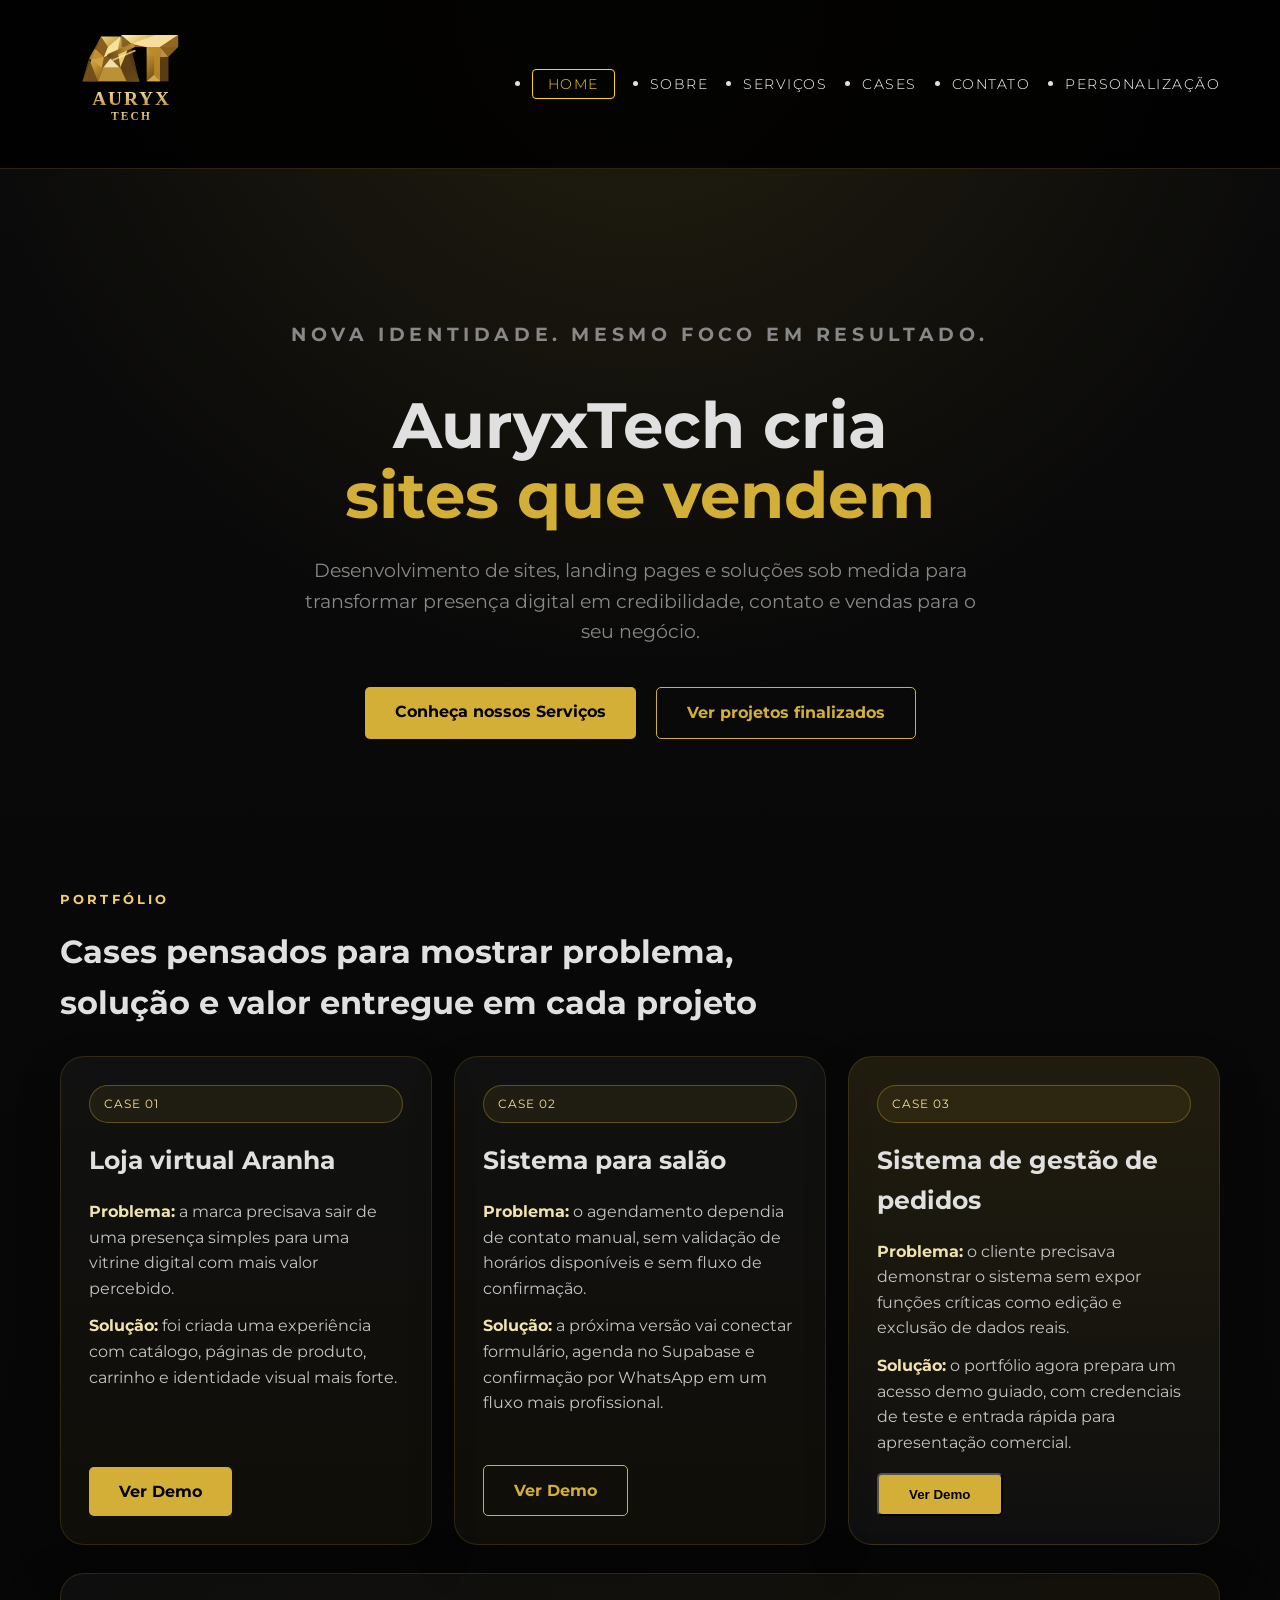
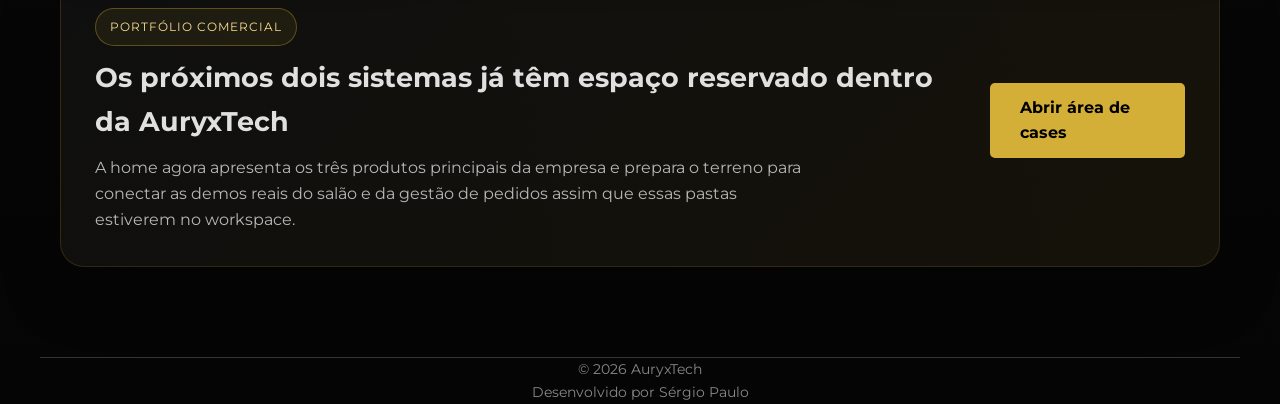
<file: index.html>
<!DOCTYPE html>
<html lang="pt-br">
<head>
    <meta charset="UTF-8">
    <meta name="viewport" content="width=device-width, initial-scale=1.0">
    <title>AuryxTech | Sites, sistemas e presença digital</title>
    <link rel="icon" type="image/svg+xml" href="assets/img/auryx-favicon.svg">
    <link rel="stylesheet" href="style.css">
</head>
<body>

    <header>
        <nav class="container">
            <a href="index.html" class="logo" aria-label="AuryxTech - voltar para a página inicial">
                <img src="assets/img/auryx-logo.svg" alt="Logo AuryxTech" class="logo-img logo-full">
            </a>
            <ul class="nav-links">
                <li><a href="index.html" class="active">Home</a></li>
                <li><a href="pages/sobre/index.html">Sobre</a></li>
                <li><a href="pages/servicos/index.html">Serviços</a></li>
                <li><a href="pages/cases/index.html">Cases</a></li>
                <li><a href="pages/contato/index.html">Contato</a></li>
                <li><a href="pages/personalizacao/index.html">Personalização</a></li>
            </ul>
        </nav>
    </header>

    <main class="hero container">
        <section class="hero-content">
            <p class="eyebrow">Nova identidade. Mesmo foco em resultado.</p>
            <h1>AuryxTech cria <br><span class="highlight">sites que vendem</span></h1>
            <p>Desenvolvimento de sites, landing pages e soluções sob medida para transformar presença digital em credibilidade, contato e vendas para o seu negócio.</p>
            <div class="cta-group">
                <a href="pages/servicos/index.html" class="btn btn-primary">Conheça nossos Serviços</a>
                <a href="pages/cases/index.html" class="btn btn-secondary">Ver projetos finalizados</a>
            </div>
        </section>
    </main>

    <section class="container home-preview">
        <div class="section-heading">
            <p class="eyebrow">Portfólio</p>
            <h2>Cases pensados para mostrar problema, solução e valor entregue em cada projeto</h2>
        </div>

        <div class="case-grid">
            <article class="portfolio-card">
                <span class="case-badge">Case 01</span>
                <h3>Loja virtual Aranha</h3>
                <div class="card-copy">
                    <p><strong>Problema:</strong> a marca precisava sair de uma presença simples para uma vitrine digital com mais valor percebido.</p>
                    <p><strong>Solução:</strong> foi criada uma experiência com catálogo, páginas de produto, carrinho e identidade visual mais forte.</p>
                </div>
                <div class="card-actions">
                    <a href="https://loja-roupas-ashy.vercel.app/" class="btn btn-primary" target="_blank" rel="noopener noreferrer">Ver Demo</a>
                </div>
            </article>

            <article class="portfolio-card">
                <span class="case-badge">Case 02</span>
                <h3>Sistema para salão</h3>
                <div class="card-copy">
                    <p><strong>Problema:</strong> o agendamento dependia de contato manual, sem validação de horários disponíveis e sem fluxo de confirmação.</p>
                    <p><strong>Solução:</strong> a próxima versão vai conectar formulário, agenda no Supabase e confirmação por WhatsApp em um fluxo mais profissional.</p>
                </div>
                <div class="card-actions">
                    <a href="https://meu-salao-app.vercel.app" class="btn btn-secondary" target="_blank" rel="noopener noreferrer">Ver Demo</a>
                </div>
            </article>

            <article class="portfolio-card portfolio-card-featured">
                <span class="case-badge">Case 03</span>
                <h3>Sistema de gestão de pedidos</h3>
                <div class="card-copy">
                    <p><strong>Problema:</strong> o cliente precisava demonstrar o sistema sem expor funções críticas como edição e exclusão de dados reais.</p>
                    <p><strong>Solução:</strong> o portfólio agora prepara um acesso demo guiado, com credenciais de teste e entrada rápida para apresentação comercial.</p>
                </div>
                <div class="card-actions">
                    <button
                        type="button"
                        class="btn btn-primary"
                        data-modal-open
                        data-demo-title="Demo do sistema de gestão"
                        data-demo-email="teste@auryxtech.com.br"
                        data-demo-password="teste123"
                        data-demo-url="https://sft-frontend-six.vercel.app/login.html"
                    >Ver Demo</button>
                </div>
            </article>
        </div>

        <article class="case-highlight-card">
            <div>
                <span class="case-badge">Portfólio comercial</span>
                <h3>Os próximos dois sistemas já têm espaço reservado dentro da AuryxTech</h3>
                <p>A home agora apresenta os três produtos principais da empresa e prepara o terreno para conectar as demos reais do salão e da gestão de pedidos assim que essas pastas estiverem no workspace.</p>
            </div>
            <a href="pages/cases/index.html" class="btn btn-primary">Abrir área de cases</a>
        </article>
    </section>

    <div class="modal-overlay" id="demo-modal" aria-hidden="true">
        <div class="demo-modal" role="dialog" aria-modal="true" aria-labelledby="demo-modal-title">
            <button type="button" class="modal-close" data-modal-close aria-label="Fechar modal">&times;</button>
            <p class="eyebrow">Acesso de demonstração</p>
            <h2 id="demo-modal-title">Demo do sistema</h2>
            <p class="modal-description">A demo agora abre em modo guiado: o login entra preenchido automaticamente e a conta teste e limpa ao encerrar a sessao.</p>

            <div class="demo-flow-card">
                <div class="demo-flow-step">
                    <span>1</span>
                    <p>Abra a demo guiada e entre direto na tela de login preparada para apresentação.</p>
                </div>
                <div class="demo-flow-step">
                    <span>2</span>
                    <p>O e-mail e a senha de teste já vão preenchidos automaticamente.</p>
                </div>
                <div class="demo-flow-step">
                    <span>3</span>
                    <p>Ao sair da conta demo, os dados criados durante a visita são limpos para o próximo cliente.</p>
                </div>
            </div>

            <p class="demo-manual-note">Acesso manual de apoio: <strong id="demo-email">teste@auryxtech.com.br</strong>. <span id="demo-password" class="visually-hidden">teste123</span></p>

            <div class="modal-actions">
                <a href="https://sft-frontend-six.vercel.app/login.html" class="btn btn-primary" id="demo-link" target="_blank" rel="noopener noreferrer">Abrir login da demo</a>
                <button type="button" class="btn btn-secondary" data-copy-credentials>Copiar acesso manual</button>
            </div>
        </div>
    </div>

    <footer class="container">
        <p>&copy; 2026 AuryxTech</p>
        <p>Desenvolvido por Sérgio Paulo</p>
    </footer>

    <script src="script.js"></script>
</body>
</html>
</file>
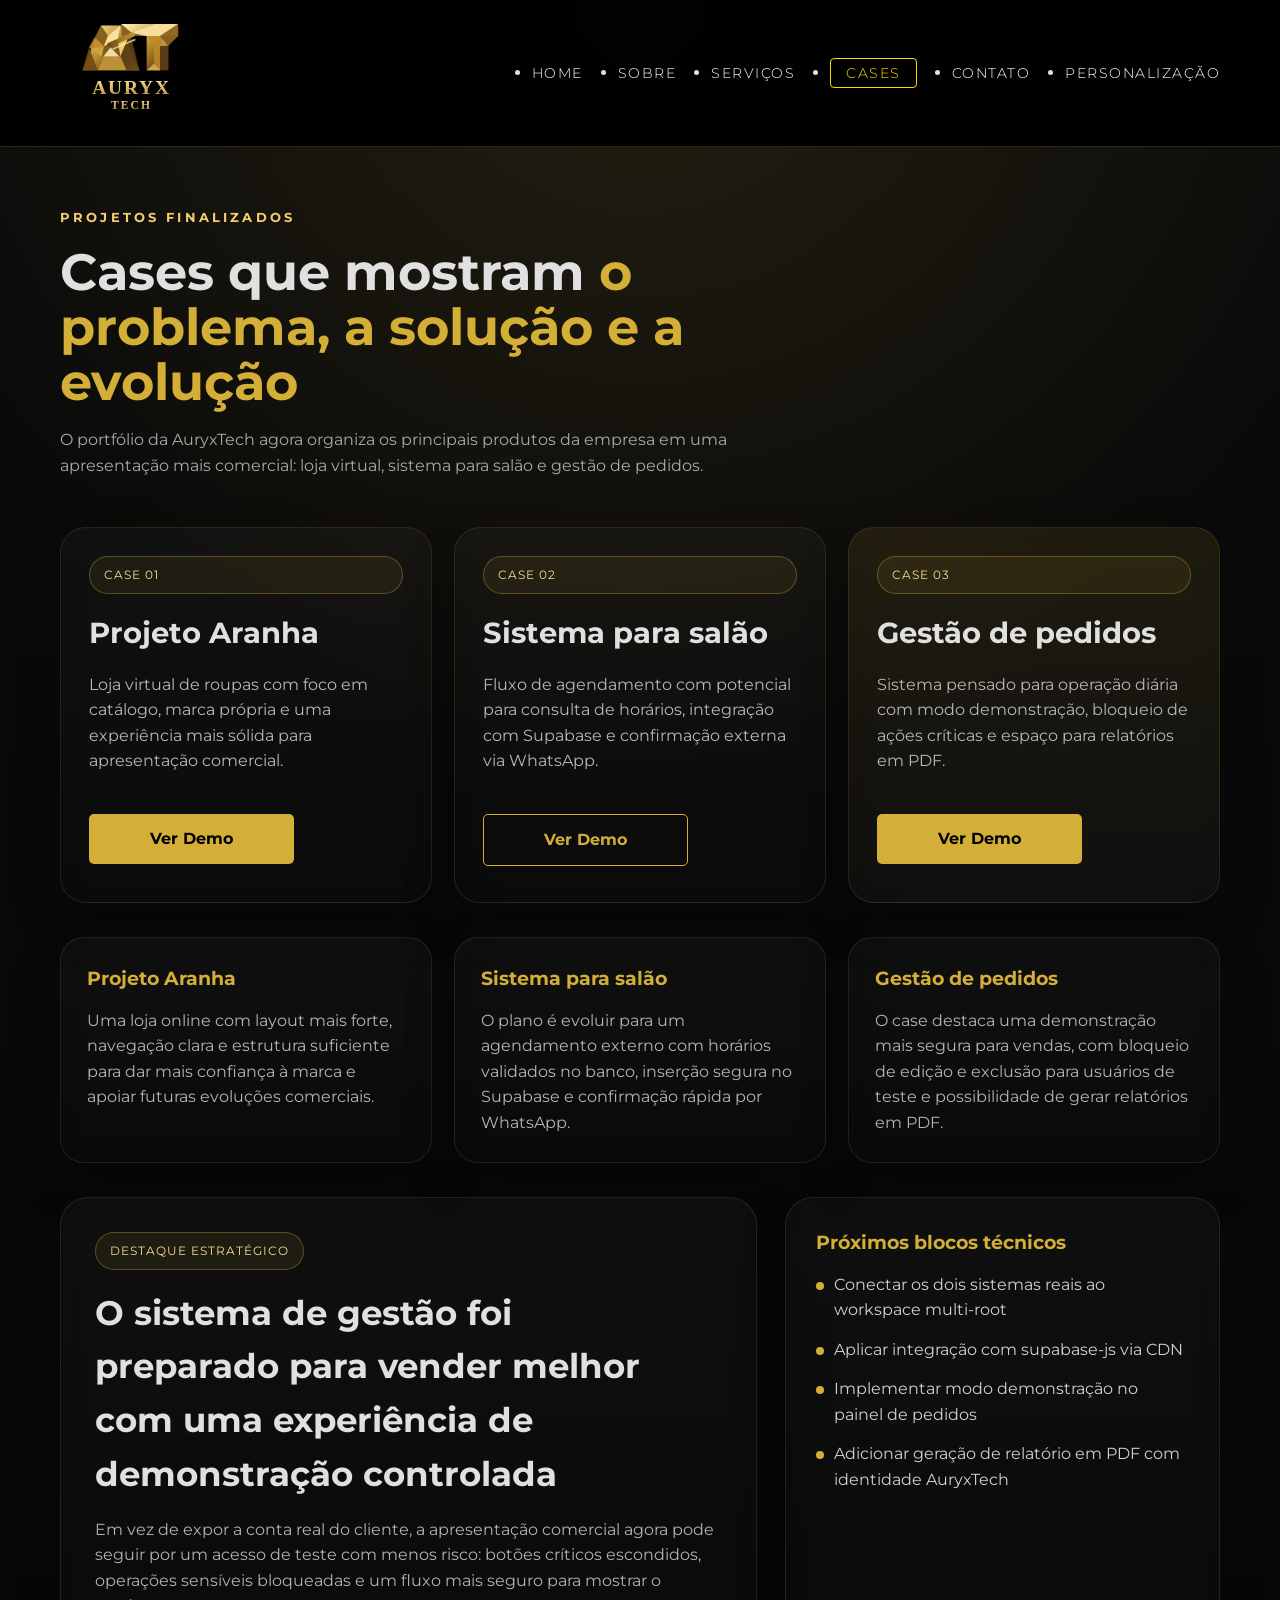
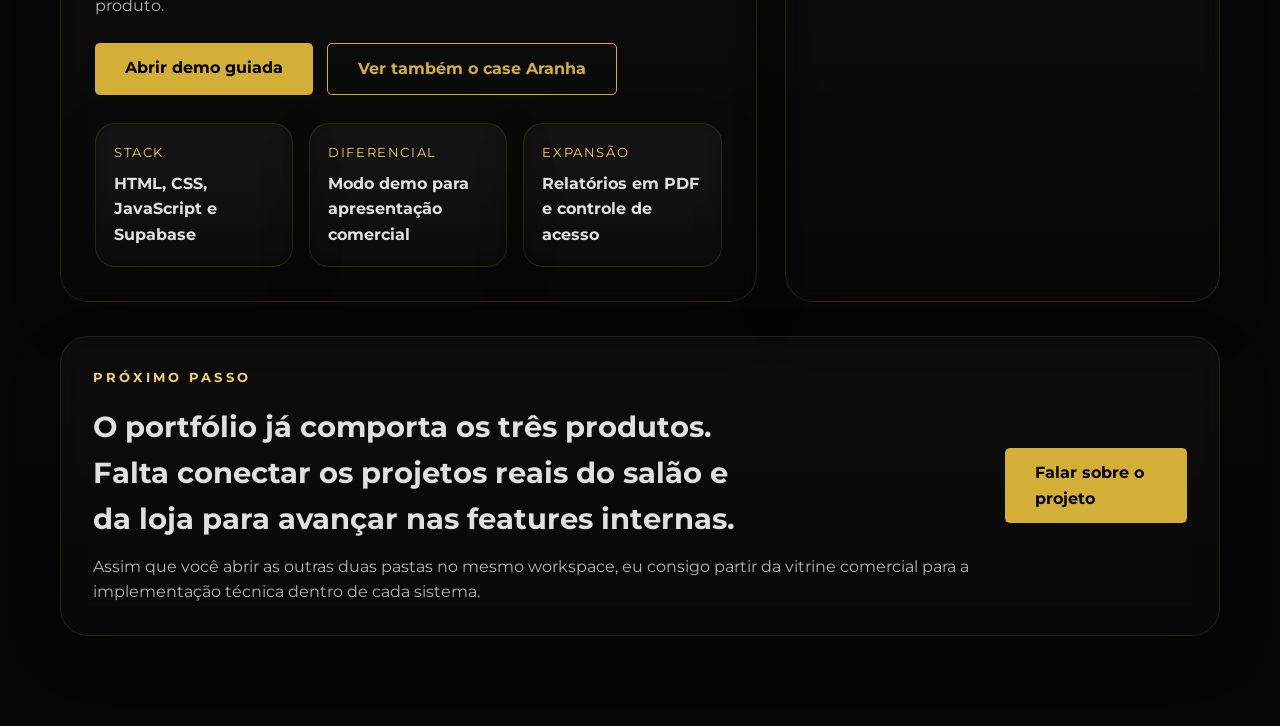
<file: pages/cases/index.html>
<!DOCTYPE html>
<html lang="pt-br">
<head>
    <meta charset="UTF-8">
    <meta name="viewport" content="width=device-width, initial-scale=1.0">
    <title>Cases | AuryxTech</title>
    <link rel="stylesheet" href="../../style.css">
    <link rel="stylesheet" href="cases.css">
    <link rel="icon" type="image/svg+xml" href="../../assets/img/auryx-favicon.svg">
</head>
<body>
    <header>
        <nav class="container">
            <a href="../../index.html" class="logo" aria-label="AuryxTech - voltar para a página inicial">
                <img src="../../assets/img/auryx-logo.svg" alt="Logo AuryxTech" class="logo-img logo-full">
            </a>
            <ul class="nav-links">
                <li><a href="../../index.html">Home</a></li>
                <li><a href="../sobre/index.html">Sobre</a></li>
                <li><a href="../servicos/index.html">Serviços</a></li>
                <li><a href="../cases/index.html" class="active">Cases</a></li>
                <li><a href="../contato/index.html">Contato</a></li>
                <li><a href="../personalizacao/index.html">Personalização</a></li>
            </ul>
        </nav>
    </header>

    <main class="container cases-page">
        <section class="cases-hero">
            <p class="eyebrow">Projetos finalizados</p>
            <h1>Cases que mostram <span class="highlight">o problema, a solução e a evolução</span></h1>
            <p>O portfólio da AuryxTech agora organiza os principais produtos da empresa em uma apresentação mais comercial: loja virtual, sistema para salão e gestão de pedidos.</p>
        </section>

        <section class="case-overview-grid">
            <article class="overview-card">
                <span class="case-badge">Case 01</span>
                <h2>Projeto Aranha</h2>
                <p>Loja virtual de roupas com foco em catálogo, marca própria e uma experiência mais sólida para apresentação comercial.</p>
                <div class="case-actions">
                    <a href="https://loja-roupas-ashy.vercel.app/" class="btn btn-primary" target="_blank" rel="noopener noreferrer">Ver Demo</a>
                </div>
            </article>

            <article class="overview-card">
                <span class="case-badge">Case 02</span>
                <h2>Sistema para salão</h2>
                <p>Fluxo de agendamento com potencial para consulta de horários, integração com Supabase e confirmação externa via WhatsApp.</p>
                <div class="case-actions">
                    <a href="https://meu-salao-app.vercel.app" class="btn btn-secondary" target="_blank" rel="noopener noreferrer">Ver Demo</a>
                </div>
            </article>

            <article class="overview-card overview-card-accent">
                <span class="case-badge">Case 03</span>
                <h2>Gestão de pedidos</h2>
                <p>Sistema pensado para operação diária com modo demonstração, bloqueio de ações críticas e espaço para relatórios em PDF.</p>
                <div class="case-actions">
                    <a href="https://sft-frontend-six.vercel.app/login.html" class="btn btn-primary" target="_blank" rel="noopener noreferrer">Ver Demo</a>
                </div>
            </article>
        </section>

        <section class="case-sections">
            <article class="detail-card">
                <h3>Projeto Aranha</h3>
                <p>Uma loja online com layout mais forte, navegação clara e estrutura suficiente para dar mais confiança à marca e apoiar futuras evoluções comerciais.</p>
            </article>

            <article class="detail-card">
                <h3>Sistema para salão</h3>
                <p>O plano é evoluir para um agendamento externo com horários validados no banco, inserção segura no Supabase e confirmação rápida por WhatsApp.</p>
            </article>

            <article class="detail-card">
                <h3>Gestão de pedidos</h3>
                <p>O case destaca uma demonstração mais segura para vendas, com bloqueio de edição e exclusão para usuários de teste e possibilidade de gerar relatórios em PDF.</p>
            </article>
        </section>

        <section class="case-featured">
            <div class="case-copy">
                <span class="case-badge">Destaque estratégico</span>
                <h2>O sistema de gestão foi preparado para vender melhor com uma experiência de demonstração controlada</h2>
                <p>Em vez de expor a conta real do cliente, a apresentação comercial agora pode seguir por um acesso de teste com menos risco: botões críticos escondidos, operações sensíveis bloqueadas e um fluxo mais seguro para mostrar o produto.</p>

                <div class="case-actions">
                    <a href="https://sft-frontend-six.vercel.app/login.html" class="btn btn-primary" target="_blank" rel="noopener noreferrer">Abrir demo guiada</a>
                    <a href="https://loja-roupas-ashy.vercel.app" class="btn btn-secondary" target="_blank" rel="noopener noreferrer">Ver também o case Aranha</a>
                </div>

                <div class="case-meta-grid">
                    <div class="meta-card">
                        <small>Stack</small>
                        <strong>HTML, CSS, JavaScript e Supabase</strong>
                    </div>
                    <div class="meta-card">
                        <small>Diferencial</small>
                        <strong>Modo demo para apresentação comercial</strong>
                    </div>
                    <div class="meta-card">
                        <small>Expansão</small>
                        <strong>Relatórios em PDF e controle de acesso</strong>
                    </div>
                </div>
            </div>

            <aside class="case-panel">
                <h3>Próximos blocos técnicos</h3>
                <ul class="case-list">
                    <li>Conectar os dois sistemas reais ao workspace multi-root</li>
                    <li>Aplicar integração com supabase-js via CDN</li>
                    <li>Implementar modo demonstração no painel de pedidos</li>
                    <li>Adicionar geração de relatório em PDF com identidade AuryxTech</li>
                </ul>
            </aside>
        </section>

        <section class="case-next-step">
            <div>
                <p class="eyebrow">Próximo passo</p>
                <h2>O portfólio já comporta os três produtos. Falta conectar os projetos reais do salão e da loja para avançar nas features internas.</h2>
                <p>Assim que você abrir as outras duas pastas no mesmo workspace, eu consigo partir da vitrine comercial para a implementação técnica dentro de cada sistema.</p>
            </div>
            <a href="../contato/index.html" class="btn btn-primary">Falar sobre o projeto</a>
        </section>
    </main>
</body>
</html>
</file>
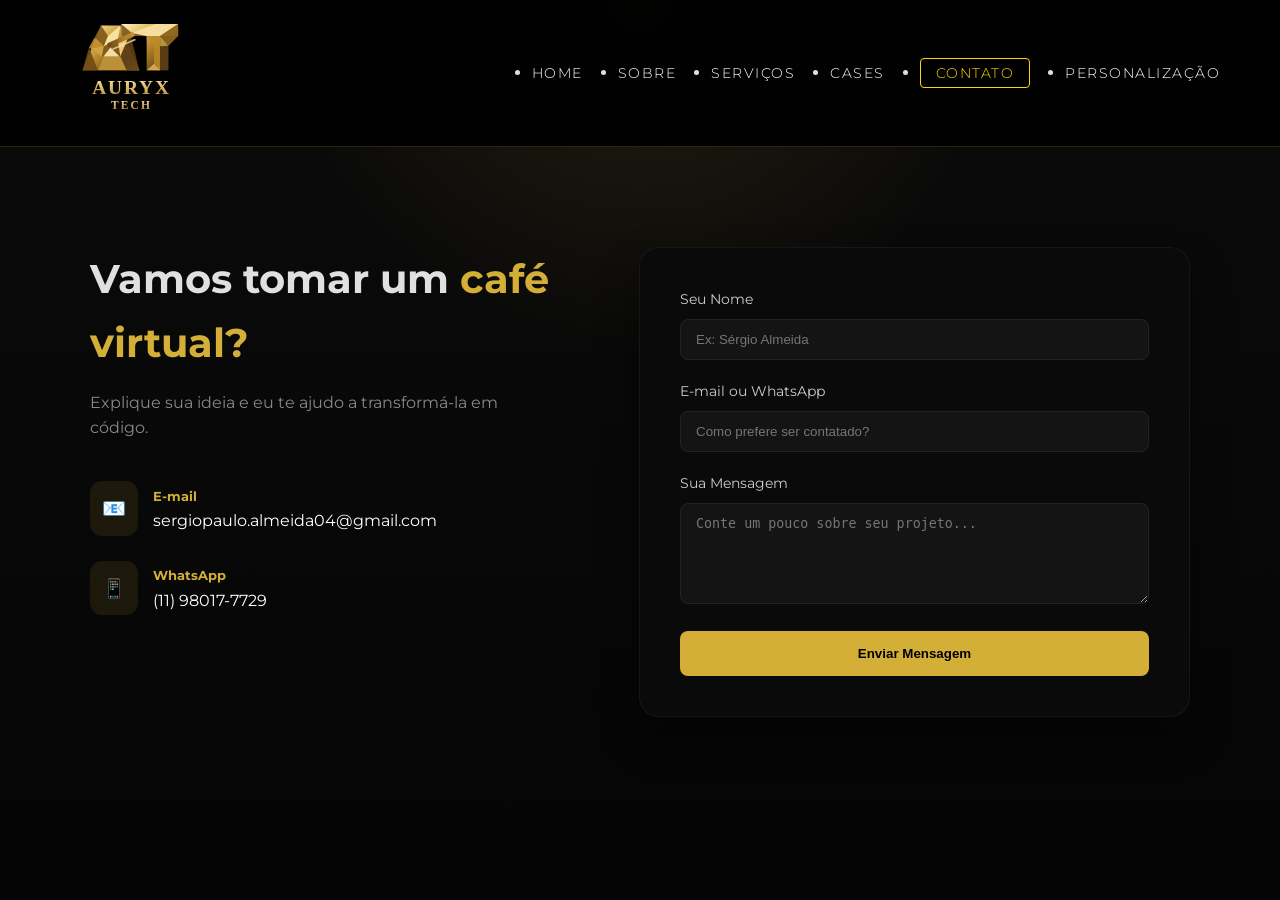
<file: pages/contato/index.html>
<!DOCTYPE html>
<html lang="pt-br">
<head>
    <meta charset="UTF-8">
    <meta name="viewport" content="width=device-width, initial-scale=1.0">
    <title>Contato | AuryxTech</title>
    <link rel="stylesheet" href="../../style.css">
    <link rel="stylesheet" href="contato.css">
    <link rel="icon" type="image/svg+xml" href="../../assets/img/auryx-favicon.svg">
</head>
<body>

    <header>
        <nav class="container">
            <a href="../../index.html" class="logo" aria-label="AuryxTech - voltar para a página inicial">
                <img src="../../assets/img/auryx-logo.svg" alt="Logo AuryxTech" class="logo-img logo-full">
            </a>
            <ul class="nav-links">
                <li><a href="../../index.html">Home</a></li>
                <li><a href="../sobre/index.html">Sobre</a></li>
                <li><a href="../servicos/index.html">Serviços</a></li>
                <li><a href="../cases/index.html">Cases</a></li>
                <li><a href="../contato/index.html" class="active">Contato</a></li>
                <li><a href="../personalizacao/index.html">Personalização</a></li>
            </ul>
        </nav>
    </header>

    <main class="container contato-container">
    <div class="contato-wrapper">
        
        <div class="contato-info">
            <h1>Vamos tomar um <span class="highlight">café virtual?</span></h1>
            <p class="subtitle">Explique sua ideia e eu te ajudo a transformá-la em código.</p>
            
            <div class="info-links">
                <a href="mailto:sergiopaulo.almeida04@gmail.com" class="info-item">
                    <span class="icon">📧</span>
                    <div class="text">
                        <small>E-mail</small>
                        <p>sergiopaulo.almeida04@gmail.com</p>
                    </div>
                </a>

                <a href="https://wa.me/5511980177729" target="_blank" class="info-item">
                    <span class="icon">📱</span>
                    <div class="text">
                        <small>WhatsApp</small>
                        <p>(11) 98017-7729</p>
                    </div>
                </a>
            </div>
        </div>

        <form class="contato-form" action="https://formspree.io/f/mwvrwope" method="POST">
    
    <div class="input-group">
        <label>Seu Nome</label>
        <input type="text" name="nome" placeholder="Ex: Sérgio Almeida" required>
    </div>
    
    <div class="input-group">
        <label>E-mail ou WhatsApp</label>
        <input type="text" name="contato" placeholder="Como prefere ser contatado?" required>
    </div>
    
    <div class="input-group">
        <label>Sua Mensagem</label>
        <textarea name="mensagem" rows="5" placeholder="Conte um pouco sobre seu projeto..."></textarea>
    </div>
    
    <button type="submit" class="btn-submit">Enviar Mensagem</button>
</form>

    </div>
</main>
</body>
</html>
</file>
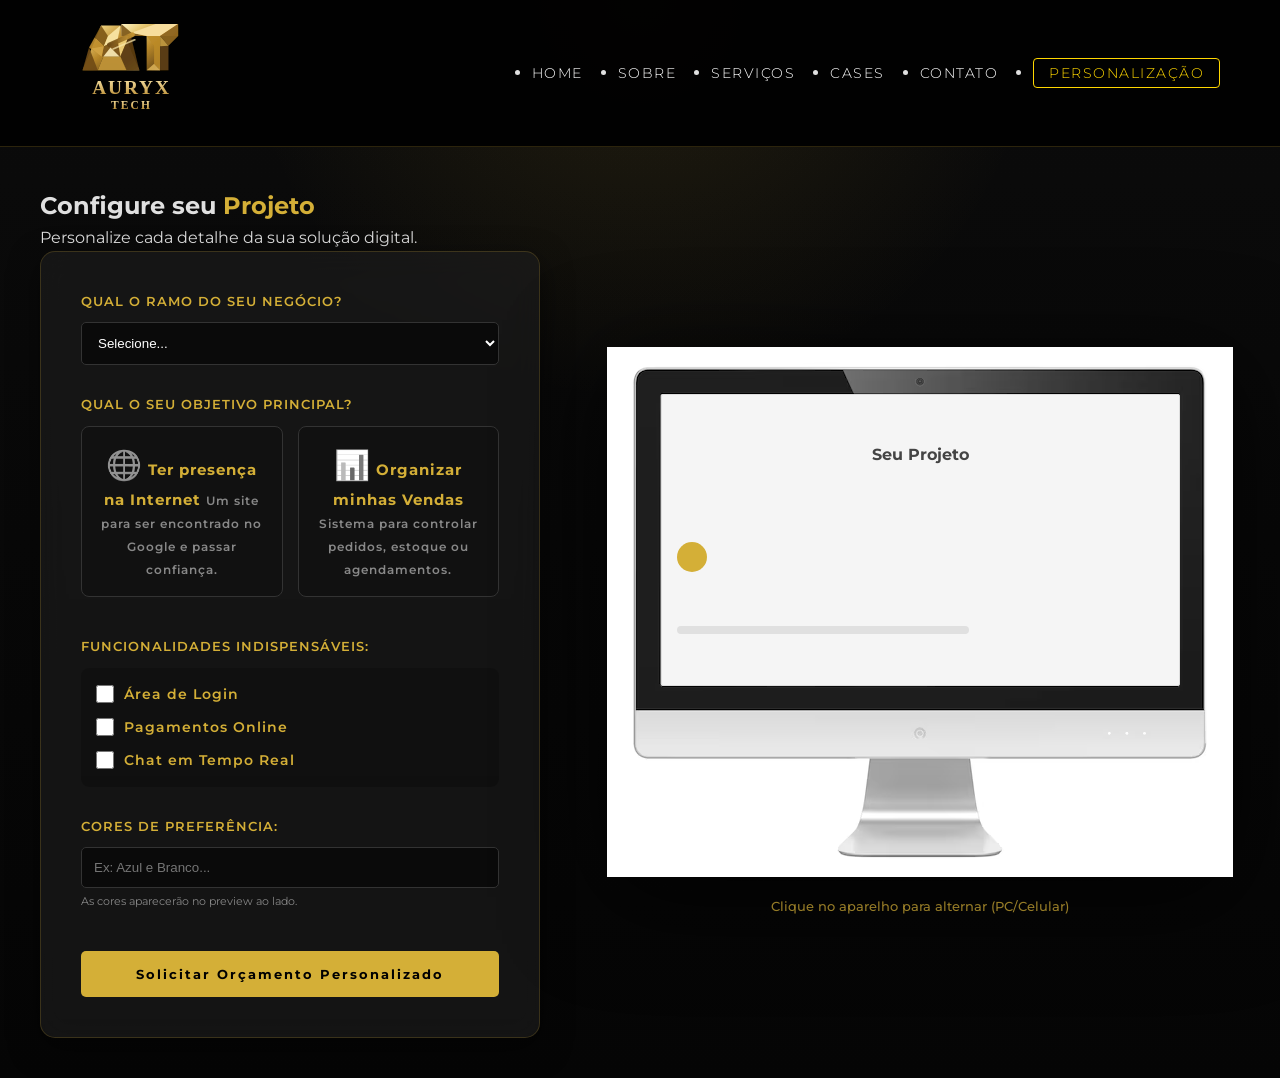
<file: pages/personalizacao/index.html>
<!DOCTYPE html>
<html lang="pt-br">
<head>
    <meta charset="UTF-8">
    <meta name="viewport" content="width=device-width, initial-scale=1.0">
    <title>Configurador de Projeto | AuryxTech</title>
    <link rel="stylesheet" href="../../style.css"> <link rel="stylesheet" href="estilo.css">      
    <link rel="icon" type="image/svg+xml" href="../../assets/img/auryx-favicon.svg">
</head>
<body>

    <header>
        <nav class="container">
            <a href="../../index.html" class="logo" aria-label="AuryxTech - voltar para a página inicial">
                <img src="../../assets/img/auryx-logo.svg" alt="Logo AuryxTech" class="logo-img logo-full">
            </a>
            <ul class="nav-links">
                <li><a href="../../index.html">Home</a></li>
                <li><a href="../sobre/index.html">Sobre</a></li>
                <li><a href="../servicos/index.html">Serviços</a></li>
                <li><a href="../cases/index.html">Cases</a></li>
                <li><a href="../contato/index.html">Contato</a></li>
                <li><a href="../personalizacao/index.html" class="active">Personalização</a></li>
            </ul>
        </nav>
    </header>

    <div class="container-configurador">
        <section class="painel-opcoes">
    <h1>Configure seu <span class="highlight">Projeto</span></h1>
    <p>Personalize cada detalhe da sua solução digital.</p>

    <form id="form-projeto">
        <div class="step">
            <label>Qual o ramo do seu negócio?</label>
            <select id="ramo" required onchange="atualizarPreviewRamo()">
                <option value="">Selecione...</option>
                <option value="Petshop">Petshop 🐾</option>
                <option value="Mercadinho">Mercadinho / Mercearia 🛒</option>
                <option value="Roupas">Loja de Roupas 👕</option>
                <option value="Tecnologia">Tecnologia / TI 💻</option>
                <option value="Outro">Outro</option>
            </select>
        </div>

        <div class="step">
    <label>Qual o seu objetivo principal?</label>
    <div class="options-grid">
        <input type="radio" name="tipo" value="Site Vitrine" id="lp" onclick="atualizarTipo('Site Vitrine')">
        <label for="lp">
            <span class="icon">🌐</span>
            <strong>Ter presença na Internet</strong>
            <small>Um site para ser encontrado no Google e passar confiança.</small>
        </label>
                
                <input type="radio" name="tipo" value="Sistema de Vendas" id="sis" onclick="atualizarTipo('Sistema de Vendas')">
        <label for="sis">
            <span class="icon">📊</span>
            <strong>Organizar minhas Vendas</strong>
            <small>Sistema para controlar pedidos, estoque ou agendamentos.</small>
        </label>
    </div>
</div>

        <div class="step">
            <label>Funcionalidades indispensáveis:</label>
            <div class="checkbox-grid">
                <div class="check-item">
                    <input type="checkbox" id="f-login" value="Login">
                    <label for="f-login">Área de Login</label>
                </div>
                <div class="check-item">
                    <input type="checkbox" id="f-pag" value="Pagamentos">
                    <label for="f-pag">Pagamentos Online</label>
                </div>
                <div class="check-item">
                    <input type="checkbox" id="f-chat" value="Chat">
                    <label for="f-chat">Chat em Tempo Real</label>
                </div>
            </div>
        </div>

        <div class="step">
            <label>Cores de preferência:</label>
            <div class="color-picker-group">
                <input type="text" id="cores" placeholder="Ex: Azul e Branco..." oninput="mudarCorPreview()">
                <small>As cores aparecerão no preview ao lado.</small>
            </div>
        </div>

        <button type="button" onclick="enviarWhatsApp()" class="btn btn-primary">
            Solicitar Orçamento Personalizado
        </button>
    </form>
</section>

        <section class="painel-visual">
    <div class="device-wrapper" id="container-device" onclick="alternarDispositivo()">
        <img src="../../assets/img/monitor_fundoB.png" id="img-dispositivo" alt="Mockup Visual">
        
        <div id="tela-interna" class="modo-monitor">
            <p id="preview-label">Seu Projeto</p>

            <div class="skeleton-visual">
                <div class="ske-circle" id="ske-main-color"></div>
        
                <div class="skeleton-features" id="ske-features-container">
                    <div class="ske-line" id="ske-login" style="display: none;"></div>
                    <div class="ske-line" id="ske-pagamento" style="display: none;"></div>
                    <div class="ske-line" id="ske-chat" style="display: none;"></div>
                </div>
        
            <div class="ske-line short"></div>
        </div>
    </div>
        
        <div class="hint-click">Clique no aparelho para alternar (PC/Celular)</div>
    </div>
</section>
    </div>

    <script src="engine.js"></script>
</body>
</html>
</file>
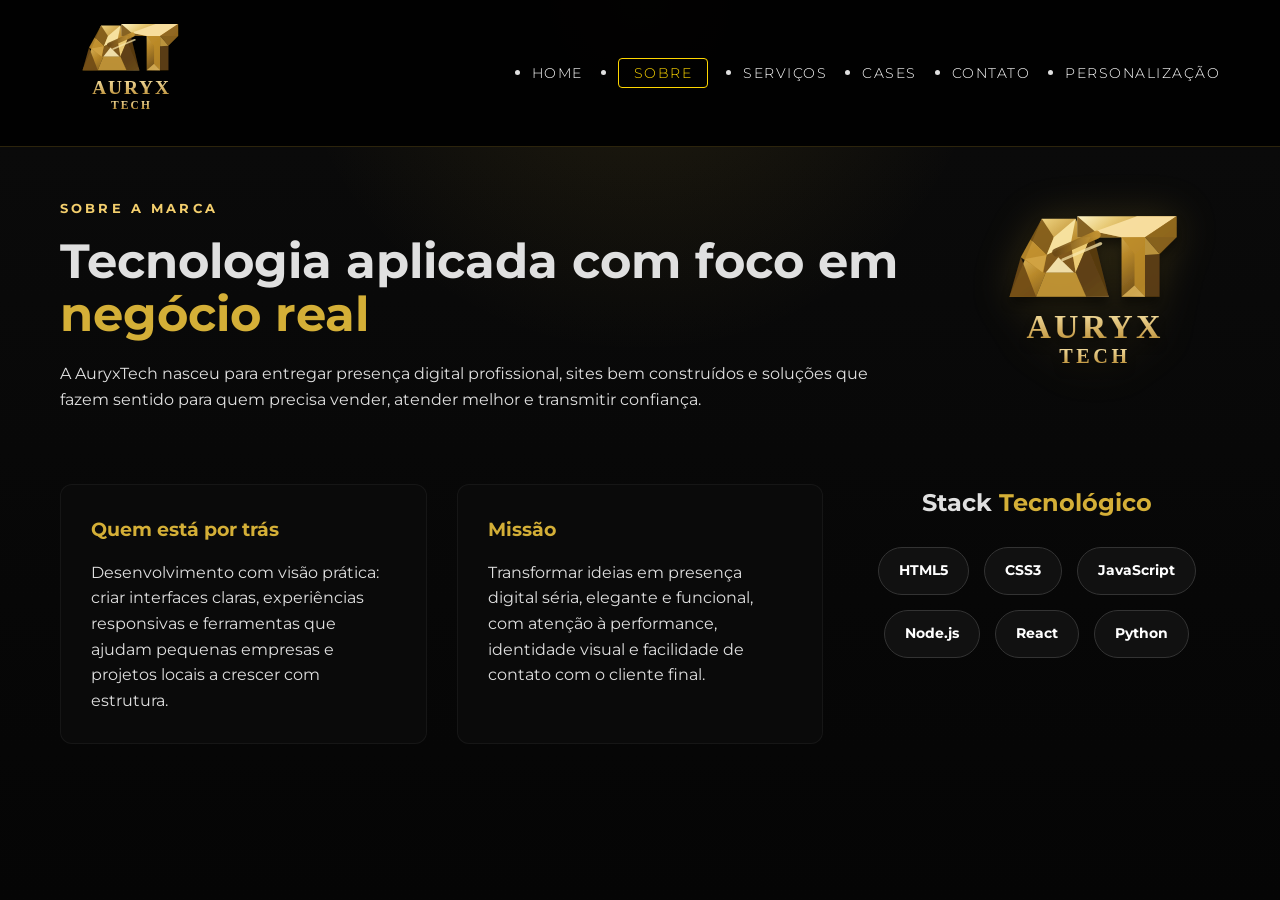
<file: pages/sobre/index.html>
<!DOCTYPE html>
<html lang="pt-br">
<head>
    <meta charset="UTF-8">
    <meta name="viewport" content="width=device-width, initial-scale=1.0">
    <title>Sobre | AuryxTech</title>
    <link rel="stylesheet" href="../../style.css">
    <link rel="stylesheet" href="sobre.css">
    <link rel="icon" type="image/svg+xml" href="../../assets/img/auryx-favicon.svg">
</head>
<body>
    <header>
        <nav class="container">
            <a href="../../index.html" class="logo" aria-label="AuryxTech - voltar para a página inicial">
                <img src="../../assets/img/auryx-logo.svg" alt="Logo AuryxTech" class="logo-img logo-full">
            </a>
            <ul class="nav-links">
                <li><a href="../../index.html">Home</a></li>
                <li><a href="../sobre/index.html" class="active">Sobre</a></li>
                <li><a href="../servicos/index.html">Serviços</a></li>
                <li><a href="../cases/index.html">Cases</a></li>
                <li><a href="../contato/index.html">Contato</a></li>
                <li><a href="../personalizacao/index.html">Personalização</a></li>
            </ul>
        </nav>
    </header>
    <main class="container sobre-container">
    <section class="sobre-hero">
        <div class="sobre-content">
            <p class="eyebrow">Sobre a marca</p>
            <h1>Tecnologia aplicada com foco em <span class="highlight">negócio real</span></h1>
            <p>A AuryxTech nasceu para entregar presença digital profissional, sites bem construídos e soluções que fazem sentido para quem precisa vender, atender melhor e transmitir confiança.</p>
        </div>
        <div class="sobre-imagem">
            <img src="../../assets/img/auryx-logo.svg" alt="Marca AuryxTech" class="floating-globe">
        </div>
    </section>

    <section class="sobre-detalhes">
        <div class="card-sobre">
            <h3>Quem está por trás</h3>
            <p>Desenvolvimento com visão prática: criar interfaces claras, experiências responsivas e ferramentas que ajudam pequenas empresas e projetos locais a crescer com estrutura.</p>
        </div>
        <div class="card-sobre">
            <h3>Missão</h3>
            <p>Transformar ideias em presença digital séria, elegante e funcional, com atenção à performance, identidade visual e facilidade de contato com o cliente final.</p>
        </div>
        <section class="tecnologias">
    <h2>Stack <span class="highlight">Tecnológico</span></h2>
    <div class="tech-grid">
        <div class="tech-item"><span>HTML5</span></div>
        <div class="tech-item"><span>CSS3</span></div>
        <div class="tech-item"><span>JavaScript</span></div>
        <div class="tech-item"><span>Node.js</span></div>
        <div class="tech-item"><span>React</span></div>
        <div class="tech-item"><span>Python</span></div>
    </div>
</section>
    </section>
</main>
</body>
</html>
</file>
<file: style.css>
@import url('https://fonts.googleapis.com/css2?family=Cinzel:wght@500;700&family=Montserrat:wght@300;500;600;700;800&display=swap');

/* Variáveis para facilitar a manutenção */
:root {
    --preto-fosco: #121212;
    --preto-card: #1e1e1e;
    --preto-profundo: #050505;
    --dourado: #d4af37;
    --dourado-hover: #f4cf6d;
    --branco-texto: #e0e0e0;
    --cinza-suave: #888;
    --cinza-borda: rgba(212, 175, 55, 0.16);
}

* {
    margin: 0;
    padding: 0;
    box-sizing: border-box;
}

body {
    background:
        radial-gradient(circle at top, rgba(212, 175, 55, 0.12), transparent 32%),
        linear-gradient(180deg, #0b0b0b 0%, var(--preto-profundo) 100%);
    color: var(--branco-texto);
    font-family: 'Montserrat', sans-serif;
    line-height: 1.6;
    min-height: 100vh;
}

.container {
    max-width: 1200px;
    margin: 0 auto;
    padding: 0 20px;
}

.eyebrow {
    color: var(--dourado-hover);
    font-size: 0.82rem;
    font-weight: 700;
    letter-spacing: 0.24em;
    text-transform: uppercase;
    margin-bottom: 16px;
}

/* Header & Navegação */
/* Importando uma fonte mais sofisticada (opcional, mas recomendado) */

header {
    background-color: rgba(0, 0, 0, 0.95);
    padding: 0.8rem 0; /* Header mais fino = mais elegante */
    border-bottom: 1px solid rgba(212, 175, 55, 0.2);
    position: sticky;
    top: 0;
    z-index: 1000;
}

nav {
    display: flex;
    justify-content: space-between;
    align-items: center;
    max-width: 1200px; /* Reduzi o max-width para os itens não ficarem "fugindo" tanto para as bordas */
    margin: 0 auto;
    padding: 0 20px;
}

.logo {
    display: flex;
    align-items: center;
    text-decoration: none;
}

.logo-img {
    display: block;
    height: 62px; /* Aumentei um pouco como você pediu */
    transition: transform 0.3s ease;
}

.logo-full {
    height: 120px;
    width: auto;
}

.logo-img:hover {
    transform: scale(1.1); /* Leve interação ao passar o mouse */
}

.logo-text {
    display: flex;
    flex-direction: column;
    font-family: 'Cinzel', serif;
    font-weight: 700;
    font-size: 1.18rem;
    color: #f3d988;
    text-transform: uppercase;
    letter-spacing: 0.22em;
    line-height: 1;
}

.logo-text small {
    font-family: 'Montserrat', sans-serif;
    font-size: 0.68rem;
    letter-spacing: 0.42em;
    margin-top: 6px;
    color: rgba(255, 229, 154, 0.8);
}

.nav-links {
    display: flex;
    gap: 35px; /* Espaço entre os links */
}

.nav-links a.active {
    color: #FFD700;
    border: 1px solid #FFD700;
    padding: 5px 15px;
    border-radius: 4px;
}

.nav-links a {
    font-family: 'Montserrat', sans-serif;
    text-decoration: none;
    color: #ffffff;
    font-weight: 300;
    font-size: 0.9rem;
    text-transform: uppercase;
    letter-spacing: 1.5px;
    transition: all 0.3s ease;
    position: relative;
}

/* Efeito de linha que surge embaixo do link */
.nav-links a::after {
    content: '';
    position: absolute;
    width: 0;
    height: 1px;
    bottom: -5px;
    left: 0;
    background-color: var(--dourado);
    transition: width 0.3s ease;
}

.nav-links a:hover {
    color: var(--dourado);
}

.nav-links a:hover::after {
    width: 100%;
}

/* Seção Hero */
.hero {
    height: 80vh;
    display: flex;
    align-items: center;
    justify-content: center;
    text-align: center;
}

.hero-content {
    max-width: 860px;
}

.hero h1 {
    font-size: 4rem;
    margin-bottom: 1.5rem;
    line-height: 1.1;
}

.highlight {
    color: var(--dourado);
}

.hero p {
    font-size: 1.2rem;
    color: var(--cinza-suave);
    max-width: 700px;
    margin: 0 auto 2.5rem;
}

.section-heading {
    margin-bottom: 28px;
}

.section-heading h2 {
    font-size: 2rem;
    max-width: 720px;
}

.home-preview {
    padding-bottom: 90px;
}

.case-grid {
    display: grid;
    grid-template-columns: repeat(3, minmax(0, 1fr));
    gap: 22px;
    margin-bottom: 28px;
}

.portfolio-card {
    display: flex;
    flex-direction: column;
    gap: 18px;
    min-height: 100%;
    padding: 28px;
    border: 1px solid var(--cinza-borda);
    border-radius: 24px;
    background: linear-gradient(180deg, rgba(255, 255, 255, 0.04), rgba(212, 175, 55, 0.05));
    box-shadow: 0 20px 45px rgba(0, 0, 0, 0.22);
}

.portfolio-card-featured {
    background: linear-gradient(180deg, rgba(212, 175, 55, 0.12), rgba(255, 255, 255, 0.04));
}

.portfolio-card h3 {
    font-size: 1.55rem;
}

.card-copy {
    display: grid;
    gap: 12px;
    color: #c4c4c4;
}

.card-copy p {
    margin: 0;
}

.card-copy strong {
    color: #f1e3ac;
}

.card-actions {
    margin-top: auto;
}

.card-actions .btn,
.modal-actions .btn {
    display: inline-flex;
    align-items: center;
    justify-content: center;
}

.case-highlight-card {
    display: flex;
    justify-content: space-between;
    align-items: center;
    gap: 28px;
    padding: 34px;
    border: 1px solid var(--cinza-borda);
    border-radius: 24px;
    background: linear-gradient(135deg, rgba(255, 255, 255, 0.04), rgba(212, 175, 55, 0.08));
    box-shadow: 0 24px 60px rgba(0, 0, 0, 0.28);
}

.case-highlight-card h3 {
    font-size: 1.7rem;
    margin: 10px 0 12px;
}

.case-highlight-card p {
    margin: 0;
    max-width: 720px;
    color: #b7b7b7;
}

.case-badge {
    display: inline-flex;
    align-items: center;
    padding: 8px 14px;
    border-radius: 999px;
    border: 1px solid rgba(212, 175, 55, 0.35);
    color: #f7de94;
    background: rgba(212, 175, 55, 0.08);
    font-size: 0.78rem;
    letter-spacing: 0.08em;
    text-transform: uppercase;
}

/* Botões */
.cta-group {
    display: flex;
    gap: 20px;
    justify-content: center;
}

.btn {
    padding: 12px 30px;
    text-decoration: none;
    font-weight: bold;
    border-radius: 5px;
    transition: 0.4s;
}

.btn-primary {
    background-color: var(--dourado);
    color: black;
}

.btn-primary:hover {
    background-color: var(--dourado-hover);
    transform: scale(1.05);
}

.btn-secondary {
    border: 1px solid var(--dourado);
    color: var(--dourado);
}

.btn-secondary:hover {
    background-color: rgba(212, 175, 55, 0.1);
}

.is-disabled {
    opacity: 0.55;
    pointer-events: none;
}

.modal-overlay {
    position: fixed;
    inset: 0;
    display: flex;
    align-items: center;
    justify-content: center;
    padding: 20px;
    background: rgba(0, 0, 0, 0.76);
    opacity: 0;
    visibility: hidden;
    pointer-events: none;
    transition: opacity 0.25s ease, visibility 0.25s ease;
    z-index: 2000;
}

.modal-overlay.is-open {
    opacity: 1;
    visibility: visible;
    pointer-events: auto;
}

.demo-modal {
    position: relative;
    width: min(100%, 640px);
    padding: 34px;
    border: 1px solid rgba(212, 175, 55, 0.22);
    border-radius: 28px;
    background: linear-gradient(180deg, rgba(16, 16, 16, 0.98), rgba(28, 23, 9, 0.98));
    box-shadow: 0 30px 80px rgba(0, 0, 0, 0.42);
}

.demo-modal h2 {
    font-size: 2rem;
    margin-bottom: 12px;
}

.modal-description {
    color: #b8b8b8;
}

.demo-flow-card {
    display: grid;
    gap: 12px;
    margin: 26px 0 18px;
}

.demo-flow-step {
    display: grid;
    grid-template-columns: 42px 1fr;
    gap: 14px;
    align-items: start;
    padding: 16px 18px;
    border-radius: 18px;
    border: 1px solid rgba(212, 175, 55, 0.14);
    background: rgba(255, 255, 255, 0.03);
}

.demo-flow-step span {
    display: inline-flex;
    align-items: center;
    justify-content: center;
    width: 42px;
    height: 42px;
    border-radius: 999px;
    background: rgba(212, 175, 55, 0.14);
    color: var(--dourado-hover);
    font-weight: 800;
}

.demo-flow-step p {
    margin: 0;
    color: #dfdfdf;
}

.demo-manual-note {
    margin: 0 0 22px;
    color: #bbbbbb;
}

.demo-manual-note strong {
    color: #f3e0a3;
}

.demo-credentials {
    display: grid;
    grid-template-columns: repeat(2, minmax(0, 1fr));
    gap: 16px;
    margin: 28px 0;
}

.credential-box {
    padding: 18px;
    border-radius: 18px;
    border: 1px solid rgba(212, 175, 55, 0.16);
    background: rgba(255, 255, 255, 0.03);
}

.credential-box span {
    display: block;
    font-size: 0.82rem;
    letter-spacing: 0.08em;
    text-transform: uppercase;
    color: var(--dourado-hover);
    margin-bottom: 8px;
}

.credential-box strong {
    font-size: 1rem;
    color: #f2f2f2;
    word-break: break-word;
}

.modal-actions {
    display: flex;
    flex-wrap: wrap;
    gap: 14px;
}

.modal-close {
    position: absolute;
    top: 16px;
    right: 18px;
    width: 40px;
    height: 40px;
    border: 0;
    border-radius: 999px;
    background: rgba(255, 255, 255, 0.08);
    color: #fff;
    font-size: 1.5rem;
    cursor: pointer;
}

.visually-hidden {
    position: absolute;
    width: 1px;
    height: 1px;
    padding: 0;
    margin: -1px;
    overflow: hidden;
    clip: rect(0, 0, 0, 0);
    white-space: nowrap;
    border: 0;
}

/* Rodapé */
footer {
    padding: 40px 0;
    border-top: 1px solid #333;
    text-align: center;
    color: var(--cinza-suave);
    font-size: 0.9rem;
}

/* --- AJUSTES DE RESPONSIVIDADE (MOBILE) --- */

/* 1. Proteção Global contra vazamento */
html, body {
    max-width: 100%;
    overflow-x: hidden; /* Impede o scroll lateral que desloca a tela */
}

/* 2. Media Query para Celulares (até 768px) */
@media (max-width: 768px) {
    
    /* Header & Navegação */
    nav {
        flex-direction: column; /* Coloca a logo em cima e o menu embaixo */
        align-items: center;
        text-align: center;
        gap: 15px;
        padding: 15px 0;
    }

    body {
        position: relative; /* Fundamental para o pseudo-elemento funcionar */
    }

    body::before {
        content: '';
        position: fixed; /* Fixa no fundo enquanto rola */
        top: 50%;
        left: 50%;
        transform: translate(-50%, -50%);
        width: 90%; /* Logo bem grande e impactante */
        height: 90%;
        background-image: url('assets/img/auryx-logo.svg');
        background-size: contain;
        background-repeat: no-repeat;
        background-position: center;
        opacity: 0.1; /* Bem sutil para não atrapalhar a leitura */
        z-index: -1; /* Fica atrás de tudo */
        pointer-events: none; /* Não interfere nos cliques */
    }

    .hero-content img {
        display: none !important; /* Esconde a imagem central para mobile */
    }

    /* --- Outros Ajustes Necessários (já discutidos) --- */
    h1 {
        font-size: 2rem;
        margin-top: 20px;
    }

    p {
        font-size: 1rem;
        padding: 0 10px;
    }

    .hero img, .sobre-container img { 
        display: none !important; 
    }

    .hero-content, .sobre-detalhes {
        margin-top: 20px;
        padding: 0 20px;
    }

    .logo-text {
        font-size: 1rem; /* Diminui o texto da logo no celular */
        letter-spacing: 0.16em;
    }

    .logo-text small {
        letter-spacing: 0.28em;
    }

    .nav-links {
        display: flex;
        flex-wrap: wrap; /* Se os links forem muitos, eles quebram linha suavemente */
        justify-content: center;
        gap: 10px;
        padding: 0;
    }

    .nav-links li {
        list-style: none;
    }

    .nav-links a {
        font-size: 0.8rem; /* Diminui um pouco o texto para caber melhor */
        letter-spacing: 1px;
    }

    .logo {
        margin-bottom: 5px;
    }
    
    .logo-img {
        height: 50px; /* Reduz levemente para ganhar espaço vertical */
    }

    .logo-full {
        height: 88px;
    }

    /* Hero Section (A parte que estava saindo da tela) */
    .hero {
        height: auto;
        padding: 60px 20px;
    }

    .hero h1 {
        font-size: 2.2rem; /* Diminuído para caber na largura do celular */
        line-height: 1.2;
    }

    .hero p {
        font-size: 1rem;
        margin-bottom: 2rem;
    }

    /* Botões */
    .cta-group {
        flex-direction: column; /* Botões um em cima do outro */
        width: 100%;
        max-width: 300px;
        margin: 0 auto;
    }

    .case-highlight-card {
        flex-direction: column;
        align-items: flex-start;
        padding: 26px;
    }

    .case-grid,
    .demo-credentials {
        grid-template-columns: 1fr;
    }

    .demo-flow-step {
        grid-template-columns: 1fr;
    }

    .section-heading h2 {
        font-size: 1.6rem;
    }

    .btn {
        width: 100%; /* Botão ocupa a largura total disponível */
        text-align: center;
    }

    .demo-modal {
        padding: 24px;
    }

    .demo-modal h2 {
        font-size: 1.6rem;
    }

    .modal-actions {
        flex-direction: column;
    }

    .contato-container {
        display: flex;
        flex-direction: column;
        align-items: center;
        gap: 30px;
        padding: 20px;
    }

    /* 2. Organizando os Cards de E-mail e WhatsApp */
    /* Em vez de uma lista vertical simples, vamos deixá-los mais compactos */
    .contato-info {
        width: 100%;
        display: grid;
        grid-template-columns: 1fr; /* Um por linha, mas com design de card */
        gap: 15px;
    }

    .info-item {
        background: rgba(255, 255, 255, 0.05); /* Fundo sutil */
        padding: 15px;
        border-radius: 12px;
        border: 1px solid rgba(212, 175, 55, 0.3); /* Bordas douradas suaves */
        display: flex;
        align-items: center;
        gap: 15px;
    }

    .info-item .icon {
        font-size: 1.5rem;
    }

    .info-item div p {
        font-size: 0.8rem; /* Diminui o texto longo para não quebrar a tela */
        word-break: break-all; /* Garante que o e-mail não "fuja" da tela */
    }

    /* 3. Ajuste do Formulário */
    .contato-form {
        width: 100%;
        max-width: 100%;
        padding: 25px;
        background: #111; /* Cor sólida para destacar do fundo transparente */
        border-radius: 15px;
        box-shadow: 0 10px 30px rgba(0,0,0,0.5);
    }

    .contato-form h2 {
        font-size: 1.4rem;
        margin-bottom: 20px;
        text-align: center;
    }

    /* Fazendo o botão de enviar ocupar a largura toda */
    .btn-enviar {
        width: 100%;
        padding: 15px;
        font-weight: bold;
    }
}
</file>
<file: pages/cases/cases.css>
.cases-page {
    padding-top: 60px;
    padding-bottom: 90px;
}

.cases-hero {
    max-width: 780px;
    margin-bottom: 48px;
}

.cases-hero h1 {
    font-size: 3.2rem;
    line-height: 1.08;
    margin-bottom: 18px;
}

.cases-hero p:last-child {
    color: #a9a9a9;
    max-width: 720px;
}

.case-overview-grid {
    display: grid;
    grid-template-columns: repeat(3, minmax(0, 1fr));
    gap: 22px;
    margin-bottom: 34px;
}

.overview-card {
    display: flex;
    flex-direction: column;
    gap: 16px;
    padding: 28px;
    border: 1px solid rgba(212, 175, 55, 0.14);
    border-radius: 26px;
    background: linear-gradient(180deg, rgba(255, 255, 255, 0.03), rgba(255, 255, 255, 0.01));
    backdrop-filter: blur(10px);
    box-shadow: 0 20px 50px rgba(0, 0, 0, 0.22);
}

.overview-card-accent {
    background: linear-gradient(180deg, rgba(212, 175, 55, 0.1), rgba(255, 255, 255, 0.03));
}

.overview-card h2 {
    font-size: 1.8rem;
}

.overview-card p {
    color: #b8b8b8;
}

.case-featured {
    display: grid;
    grid-template-columns: 1.6fr 1fr;
    gap: 28px;
    align-items: stretch;
    margin-bottom: 34px;
}

.case-copy,
.case-panel,
.detail-card,
.meta-card,
.case-next-step {
    border: 1px solid rgba(212, 175, 55, 0.14);
    background: linear-gradient(180deg, rgba(255, 255, 255, 0.03), rgba(255, 255, 255, 0.01));
    backdrop-filter: blur(10px);
    box-shadow: 0 20px 50px rgba(0, 0, 0, 0.22);
}

.case-copy {
    border-radius: 28px;
    padding: 34px;
}

.case-copy h2 {
    font-size: 2.1rem;
    margin: 16px 0;
    max-width: 560px;
}

.case-copy p {
    color: #b3b3b3;
    max-width: 640px;
}

.case-actions {
    display: flex;
    flex-wrap: wrap;
    gap: 14px;
    margin: 24px 0 8px;
}

.case-actions .btn {
    min-width: 205px;
    text-align: center;
}

.case-meta-grid {
    display: grid;
    grid-template-columns: repeat(3, minmax(0, 1fr));
    gap: 16px;
    margin-top: 28px;
}

.meta-card {
    border-radius: 20px;
    padding: 18px;
}

.meta-card small {
    display: block;
    color: var(--dourado-hover);
    text-transform: uppercase;
    letter-spacing: 0.12em;
    margin-bottom: 8px;
}

.meta-card strong {
    font-size: 1rem;
}

.case-panel {
    border-radius: 28px;
    padding: 30px;
}

.case-panel h3,
.detail-card h3 {
    color: var(--dourado);
    margin-bottom: 14px;
}

.case-list {
    list-style: none;
    display: grid;
    gap: 14px;
}

.case-list li {
    position: relative;
    padding-left: 18px;
    color: #d1d1d1;
}

.case-list li::before {
    content: '';
    position: absolute;
    left: 0;
    top: 10px;
    width: 8px;
    height: 8px;
    border-radius: 999px;
    background: var(--dourado);
}

.case-sections {
    display: grid;
    grid-template-columns: repeat(3, minmax(0, 1fr));
    gap: 22px;
    margin-bottom: 34px;
}

.detail-card {
    border-radius: 24px;
    padding: 26px;
}

.detail-card p,
.case-next-step p:last-child {
    color: #b5b5b5;
}

.case-next-step {
    display: flex;
    justify-content: space-between;
    align-items: center;
    gap: 24px;
    padding: 30px 32px;
    border-radius: 28px;
}

.case-next-step h2 {
    font-size: 1.8rem;
    margin-bottom: 12px;
    max-width: 680px;
}

@media (max-width: 980px) {
    .case-overview-grid,
    .case-featured,
    .case-sections {
        grid-template-columns: 1fr;
    }

    .case-meta-grid {
        grid-template-columns: 1fr;
    }

    .case-actions {
        flex-direction: column;
    }

    .case-next-step {
        flex-direction: column;
        align-items: flex-start;
    }
}

@media (max-width: 768px) {
    .cases-page {
        padding-top: 40px;
    }

    .cases-hero h1 {
        font-size: 2.35rem;
    }

    .case-copy,
    .case-panel,
    .detail-card,
    .case-next-step {
        padding: 24px;
    }

    .case-copy h2 {
        font-size: 1.6rem;
    }

    .case-next-step h2 {
        font-size: 1.45rem;
    }
}
</file>
<file: pages/contato/contato.css>
.contato-container {
    padding: 100px 20px;
    display: flex;
    justify-content: center;
}

.contato-wrapper {
    display: flex;
    gap: 80px;
    max-width: 1100px;
    width: 100%;
    align-items: flex-start;
}

/* --- Lado Esquerdo --- */
.contato-info { flex: 1; }

.contato-info h1 {
    font-size: 2.5rem;
    margin-bottom: 15px;
}

.subtitle {
    color: #888;
    margin-bottom: 40px;
}

.info-links {
    display: flex;
    flex-direction: column;
    gap: 25px;
}

.info-item {
    display: flex;
    align-items: center;
    gap: 15px;
    text-decoration: none;
    color: white;
    transition: 0.3s;
}

.info-item:hover { transform: translateX(10px); }

.info-item .icon {
    background: rgba(212, 175, 55, 0.1);
    padding: 12px;
    border-radius: 12px;
    font-size: 1.2rem;
}

.info-item small { color: var(--dourado); font-weight: bold; }

/* --- Formulário (Estilo Personalização) --- */
.contato-form {
    flex: 1;
    background: #0a0a0a;
    padding: 40px;
    border-radius: 20px;
    border: 1px solid rgba(255, 255, 255, 0.05);
    box-shadow: 0 20px 40px rgba(0,0,0,0.4);
}

.input-group { margin-bottom: 20px; }

.input-group label {
    display: block;
    margin-bottom: 8px;
    color: #ccc;
    font-size: 0.9rem;
}

.input-group input, .input-group textarea {
    width: 100%;
    background: #141414;
    border: 1px solid #222;
    padding: 12px 15px;
    color: white;
    border-radius: 8px;
    outline: none;
    transition: 0.3s;
}

.input-group input:focus, .input-group textarea:focus {
    border-color: var(--dourado);
}

.btn-submit {
    width: 100%;
    padding: 15px;
    background: var(--dourado);
    border: none;
    border-radius: 8px;
    font-weight: bold;
    cursor: pointer;
    transition: 0.3s;
}

.btn-submit:hover {
    filter: brightness(1.1);
    transform: translateY(-2px);
}

/* Responsividade */
@media (max-width: 850px) {
    .contato-wrapper { flex-direction: column; gap: 50px; }
}
</file>
<file: pages/personalizacao/estilo.css>
/* --- CONFIGURADOR GERAL --- */
.container-configurador {
    display: flex;
    justify-content: space-between;
    align-items: center;
    min-height: 80vh;
    padding: 40px;
    gap: 60px;
}

.painel-opcoes { 
    flex: 1; 
    max-width: 500px; 
}

#form-projeto {
    background: rgba(30, 30, 30, 0.6);
    backdrop-filter: blur(15px);
    border: 1px solid rgba(212, 175, 55, 0.2);
    border-radius: 15px;
    padding: 40px;
    box-shadow: 0 10px 30px rgba(0, 0, 0, 0.5);
}

.step {
    margin-bottom: 30px;
    text-align: left;
}

.step label {
    display: block;
    color: var(--dourado);
    font-family: 'Montserrat', sans-serif;
    font-weight: 600;
    margin-bottom: 10px;
    text-transform: uppercase;
    font-size: 0.8rem;
    letter-spacing: 1px;
}

/* --- INPUTS E SELECTS --- */
select, input[type="text"] {
    width: 100%;
    background: #0a0a0a;
    border: 1px solid #333;
    padding: 12px;
    color: white;
    border-radius: 5px;
    outline: none;
    transition: border-color 0.3s;
}

select:focus, input[type="text"]:focus {
    border-color: var(--dourado);
}

/* --- CARDS DE SELEÇÃO (RADIOS) --- */
.options-grid {
    display: grid;
    grid-template-columns: 1fr 1fr;
    gap: 15px;
}

.options-grid input[type="radio"] {
    display: none;
}

.options-grid label {
    display: block;
    background: #111;
    border: 1px solid #333;
    padding: 15px;
    text-align: center;
    border-radius: 8px;
    cursor: pointer;
    transition: all 0.3s ease;
    text-transform: none;
    font-size: 0.9rem;
}

.options-grid label .icon {
    font-size: 1.8rem;
    margin-bottom: 10px;
    filter: grayscale(1); /* Fica cinza quando não selecionado */
    transition: 0.3s;
}

.options-grid label strong {
    font-size: 0.95rem;
    color: var(--dourado);
    margin-bottom: 8px;
    font-weight: 700;
}

.options-grid label small {
    font-size: 0.75rem;
    color: #888;
    line-height: 1.4;
    max-width: 150px;
}

.options-grid input[type="radio"]:checked + label {
    border-color: var(--dourado);
    background: rgba(212, 175, 55, 0.08);
    transform: translateY(-5px);
}

.options-grid input[type="radio"]:checked + label .icon {
    filter: grayscale(0); /* Ganha cor ao selecionar */
    transform: scale(1.1);
}

.options-grid input[type="radio"]:checked + label small {
    color: #eee;
}

/* --- PAINEL VISUAL (MOCKUP) --- */
.painel-visual {
    flex: 1;
    display: flex;
    justify-content: center;
    perspective: 1000px;
}

.device-wrapper {
    position: relative;
    cursor: pointer;
    transition: transform 0.5s cubic-bezier(0.175, 0.885, 0.32, 1.275);
    display: inline-block;
}

.device-wrapper:hover {
    transform: rotateY(-10deg) scale(1.02);
}

#img-dispositivo {
    max-width: 100%;
    height: auto;
    display: block;
    filter: drop-shadow(0 20px 50px rgba(0,0,0,0.8));
}

/* --- TELA INTERNA (A MÁGICA ACONTECE AQUI) --- */
#tela-interna {
    position: absolute;
    background-color: #f5f5f5; /* Fundo base claro */
    display: flex;
    flex-direction: column;
    align-items: center;
    justify-content: space-around;
    padding: 15px;
    transition: all 0.5s ease;
    overflow: hidden;
    border: 1px solid #ddd;
}

/* Encaixes Milimétricos */
#tela-interna.modo-monitor {
    top: 8.9%; left: 8.6%;
    width: 82.9%; height: 55%;
    border-radius: 2px;
}

#tela-interna.modo-celular {
    top: 10%; left: 23%;
    width: 53.9%; height: 81%;
    border-radius: 11px;
}

#preview-label {
    font-weight: 700;
    color: #444; /* Cor neutra inicial */
    text-align: center;
    font-size: 1rem;
    margin-bottom: 10px;
}

/* --- ELEMENTOS SKELETON (GENÉRICOS) --- */
.skeleton-visual {
    width: 100%;
    display: flex;
    flex-direction: column;
    gap: 15px;
}

.ske-line {
    height: 8px;
    background: #e0e0e0; /* Cinza genérico */
    border-radius: 4px;
    margin: 4px 0;
}

.ske-line.short { width: 60%; }

/* Header Fake */
.skeleton-header {
    display: flex;
    align-items: center;
    gap: 10px;
}

.ske-circle {
    width: 30px; height: 30px;
    background: #d4af37; /* Usando o Dourado como cor de destaque */
    border-radius: 50%;
}

.ske-lines { flex: 1; }

/* Body Fake */
.skeleton-body {
    display: flex;
    gap: 10px;
}

.ske-box {
    width: 40px; height: 40px;
    background: #e0e0e0;
    border-radius: 6px;
}

.ske-text { flex: 1; }

/* CONTEÚDO SKELETON */
.skeleton-content {
    width: 100%;
    display: flex;
    flex-direction: column;
    align-items: center;
}

.skeleton-content .line {
    height: 6px;
    background: rgba(255, 255, 255, 0.15);
    margin: 5px 0;
    width: 80%;
    border-radius: 4px;
}

.skeleton-content .line.short {
    width: 50%;
}

.hint-click {
    position: absolute;
    bottom: -40px;
    width: 100%;
    text-align: center;
    font-size: 0.8rem;
    color: var(--dourado);
    opacity: 0.7;
    font-weight: 500;
}

#ske-login { background-color: #4a90e2; width: 85%; }    /* Azul para Login */
#ske-pagamento { background-color: #50e3c2; width: 75%; } /* Verde para Pagamento */
#ske-chat { background-color: #f5a623; width: 80%; }      /* Laranja para Chat */

.skeleton-features {
    display: flex;
    flex-direction: column;
    gap: 8px;
    margin: 10px 0;
    width: 100%;
}

.btn-primary {
    width: 100%;
    cursor: pointer;
    border: none;
    font-family: 'Montserrat', sans-serif;
    letter-spacing: 2px;
    margin-top: 10px;
    padding: 15px;
    background: var(--dourado);
    color: black;
    font-weight: bold;
    border-radius: 5px;
    transition: 0.3s;
}

.btn-primary:hover {
    background: #b8962d;
}

/* Grade de Checkboxes */
.checkbox-grid {
    display: grid;
    grid-template-columns: 1fr;
    gap: 10px;
    background: rgba(0, 0, 0, 0.2);
    padding: 15px;
    border-radius: 8px;
}

.check-item {
    display: flex;
    align-items: center;
    gap: 10px;
}

.check-item input[type="checkbox"] {
    accent-color: var(--dourado);
    width: 18px;
    height: 18px;
    cursor: pointer;
}

.check-item label {
    margin-bottom: 0; /* Remove o margin do label padrão */
    text-transform: none;
    font-size: 0.9rem;
    cursor: pointer;
}

.color-picker-group small {
    display: block;
    margin-top: 5px;
    color: #888;
    font-size: 0.7rem;
}

/* No seu arquivo de estilo da página de personalização */

/* --- AJUSTE PARA CELULAR (VAI ESCONDER O MONITOR E CENTRALIZAR O FORM) --- */
/* --- AJUSTE PARA CELULAR --- */
@media (max-width: 768px) {
    
    /* 1. Esconde o monitor/mockup completamente */
    .painel-visual { 
        display: none !important; 
    }

    /* 2. Ajusta o container para empilhar os elementos */
    .container-configurador {
        flex-direction: column;
        padding: 20px 15px;
        gap: 0; /* Remove o espaço que era para o monitor */
        min-height: auto;
    }

    /* 3. Faz o formulário ocupar a tela toda */
    .painel-opcoes {
        width: 100%;
        max-width: 100%;
        flex: none;
    }

    /* 4. Título e parágrafo centralizados para mobile */
    .painel-opcoes h1 {
        font-size: 1.8rem;
        text-align: center;
    }

    .painel-opcoes p {
        text-align: center;
        margin-bottom: 30px;
    }

    /* 5. Ajusta os cards de "Presença" e "Vendas" para ficarem um sob o outro */
    .options-grid {
        grid-template-columns: 1fr; 
    }

    #form-projeto {
        padding: 25px 20px;
    }
}
</file>
<file: pages/sobre/sobre.css>
.sobre-container {
    padding-top: 50px; /* Reduzimos o padding superior para subir todo o conteúdo */
}

.sobre-hero {
    display: flex;
    align-items: center;
    gap: 60px;
    margin-bottom: 100px;
}

.sobre-content { flex: 1; }

.sobre-content h1 {
    font-size: 3rem;
    margin-bottom: 20px;
    line-height: 1.1;
}

.floating-globe {
    width: 250px;
    filter: drop-shadow(0 0 20px rgba(212, 175, 55, 0.2));
    animation: float 4s ease-in-out infinite;
}

.sobre-detalhes {
    margin-top: -30px; /* Margem negativa sutil para "puxar" os quadros para cima */
    display: grid;
    grid-template-columns: repeat(auto-fit, minmax(300px, 1fr)); /* Mantém responsivo */
    gap: 30px;
    margin-bottom: 60px; /* Espaço para o Stack Tecnológico */
}

.card-sobre {
    background: #0a0a0a; /* Fundo escuro premium */
    padding: 30px;
    border-radius: 12px; /* Cantos arredondados consistentes */
    border: 1px solid rgba(255, 255, 255, 0.05); /* Borda sutil */
    height: 100%; /* Garante mesma altura */
}

.card-sobre h3 {
    color: var(--dourado);
    margin-bottom: 15px;
}

.tecnologias {
    margin-top: 0; /* Remove margem superior excessiva */
    text-align: center; /* Centraliza o título */
    width: 100%; /* Garante que ocupa a largura total */
}

.tecnologias h2 {
    margin-bottom: 25px; /* Espaço até os ícones */
}

.tech-grid {
    display: flex;
    flex-wrap: wrap; /* Permite quebrar linha em telas menores */
    justify-content: center; /* Centraliza horizontalmente o grupo de ícones */
    gap: 15px; /* Espaçamento entre os ícones */
    max-width: 800px; /* Limita a largura para centralizar melhor */
    margin-left: auto; /* Centraliza o container em si */
    margin-right: auto;
    margin-bottom: 60px; /* Espaço inferior */
}

.tech-item {
    background: #111;
    border: 1px solid #333;
    padding: 12px 20px;
    border-radius: 50px; /* Formato pílula */
    color: #fff;
    font-size: 0.85rem;
    font-weight: bold;
    display: flex; /* Para alinhar o ícone se houver */
    align-items: center;
    gap: 8px;
    transition: 0.3s;
}

.tech-item:hover {
    border-color: var(--dourado);
    box-shadow: 0 0 15px rgba(212, 175, 55, 0.2);
    transform: translateY(-5px);
}

/* Reutilizando a animação que já discutimos */
@keyframes float {
    0%, 100% { transform: translateY(0); }
    50% { transform: translateY(-20px); }
}

@media (max-width: 768px) {
    .sobre-hero { flex-direction: column; text-align: center; }
    .sobre-detalhes { grid-template-columns: 1fr; }
}
</file>
